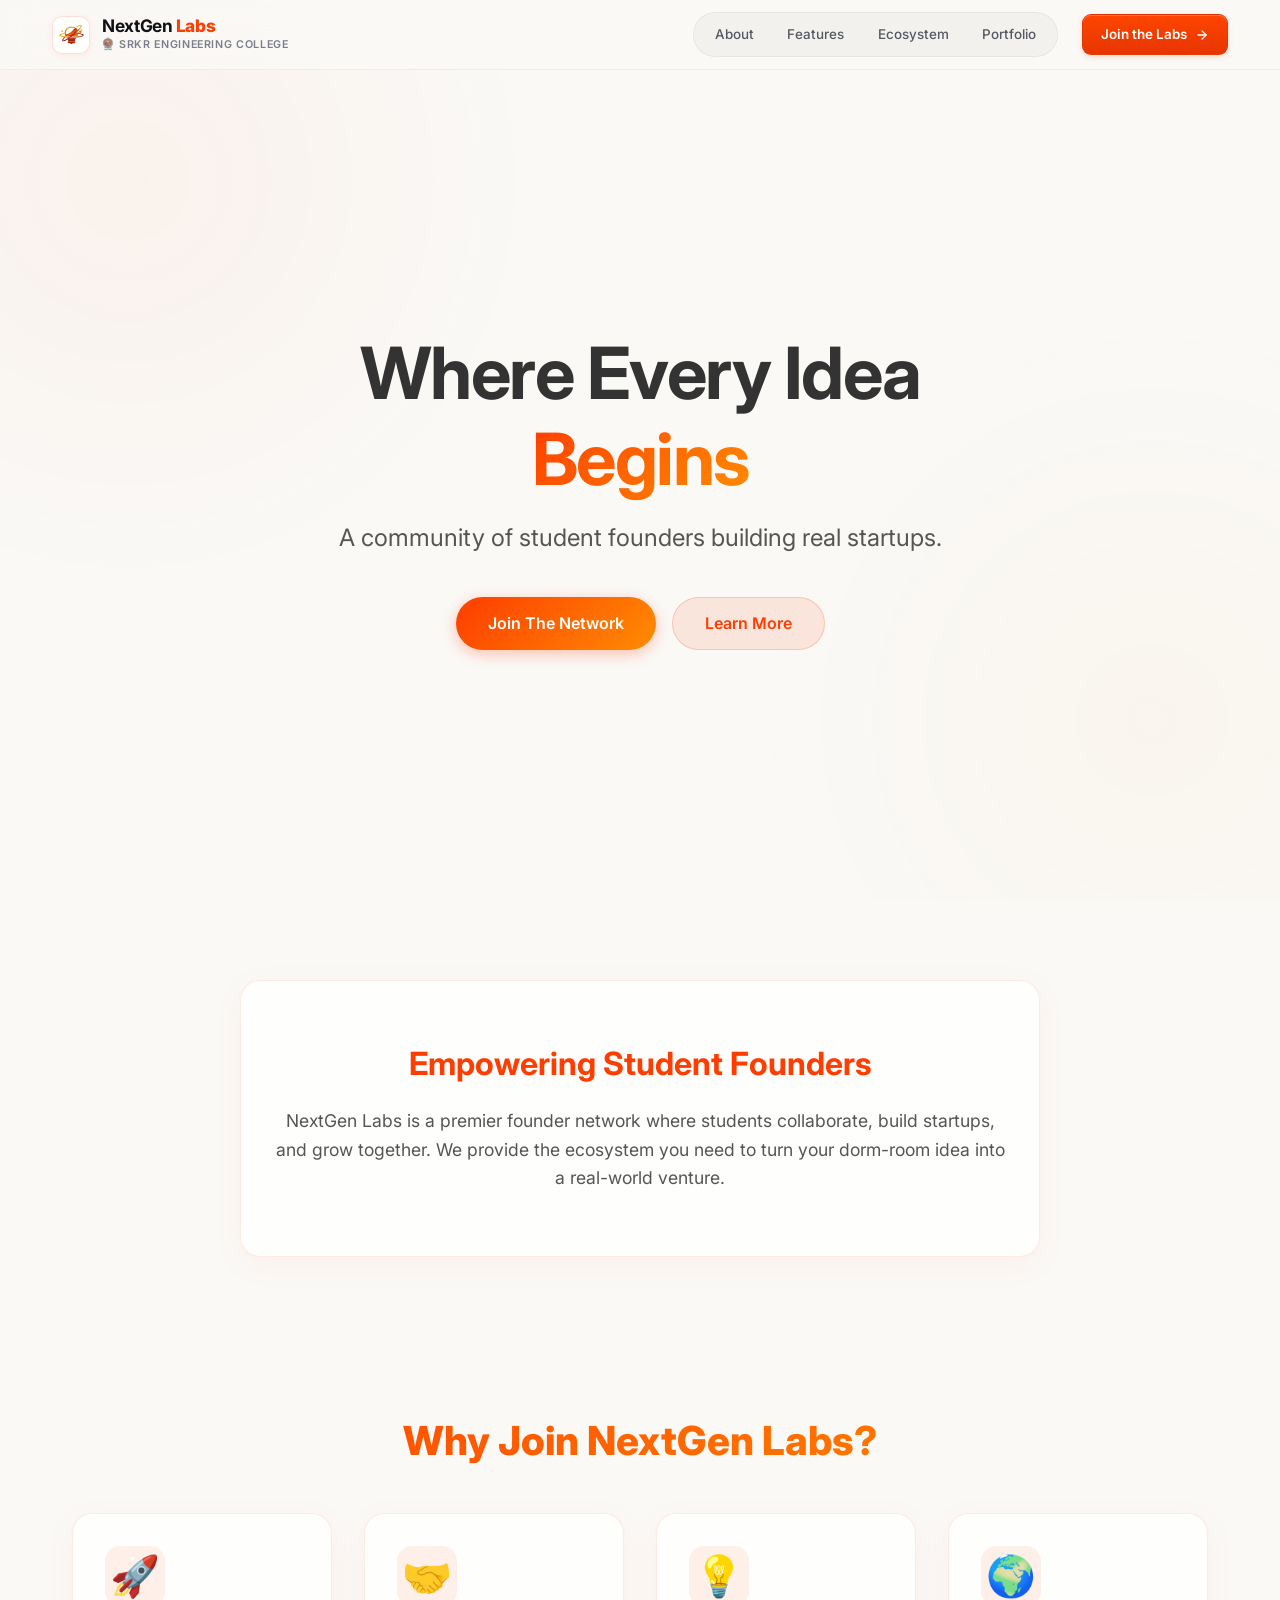
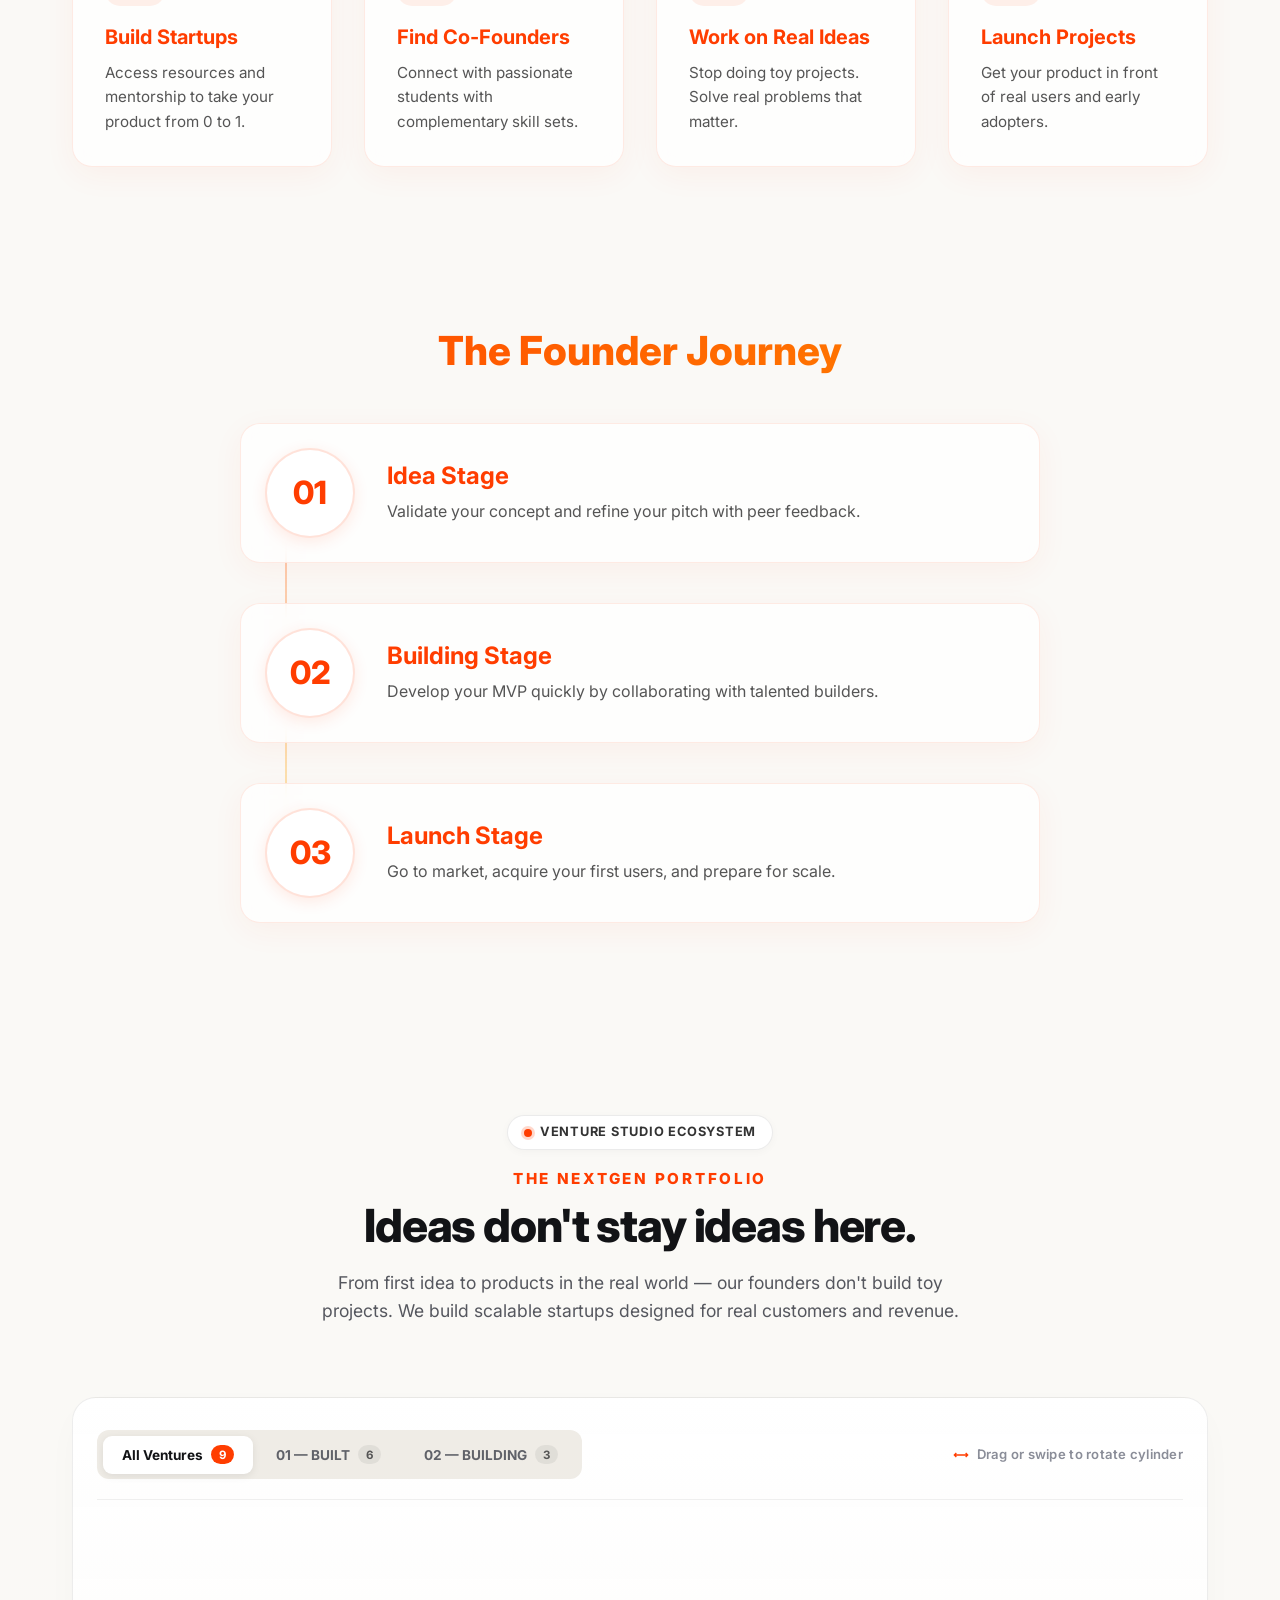
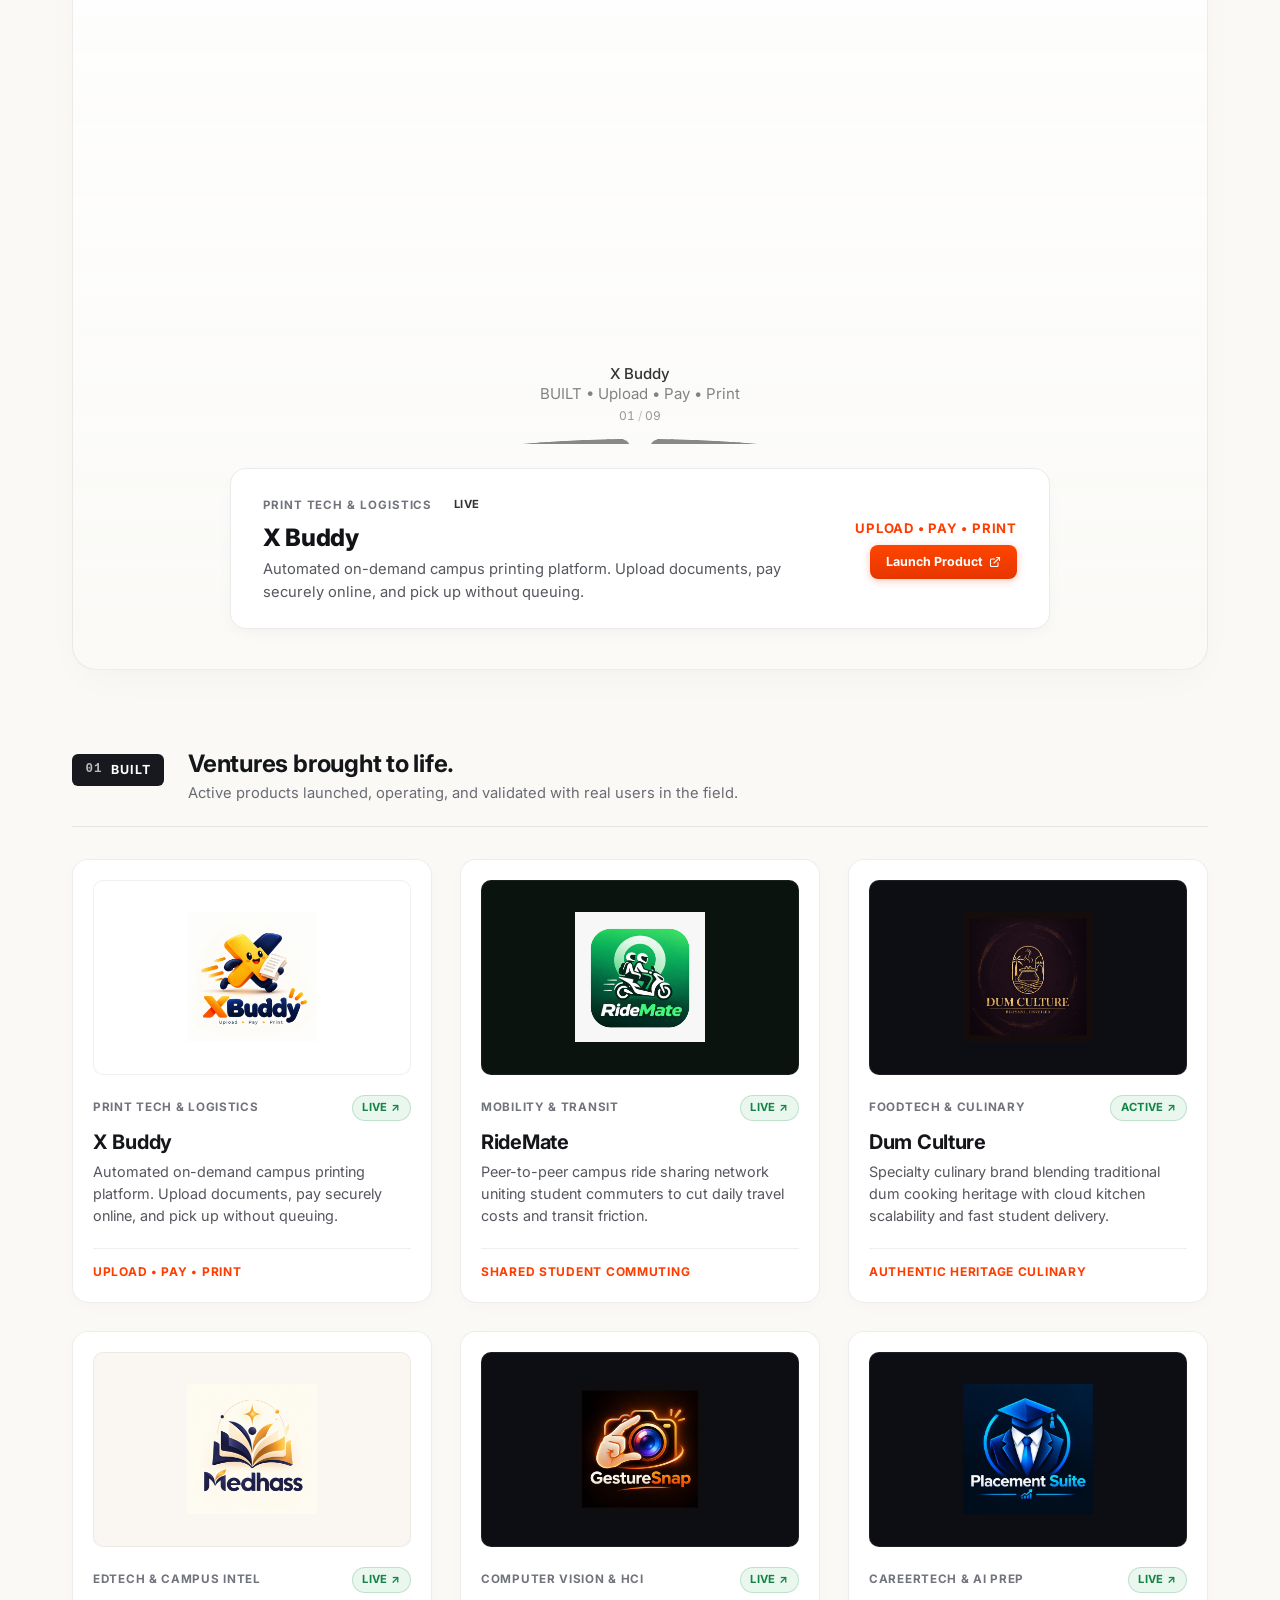
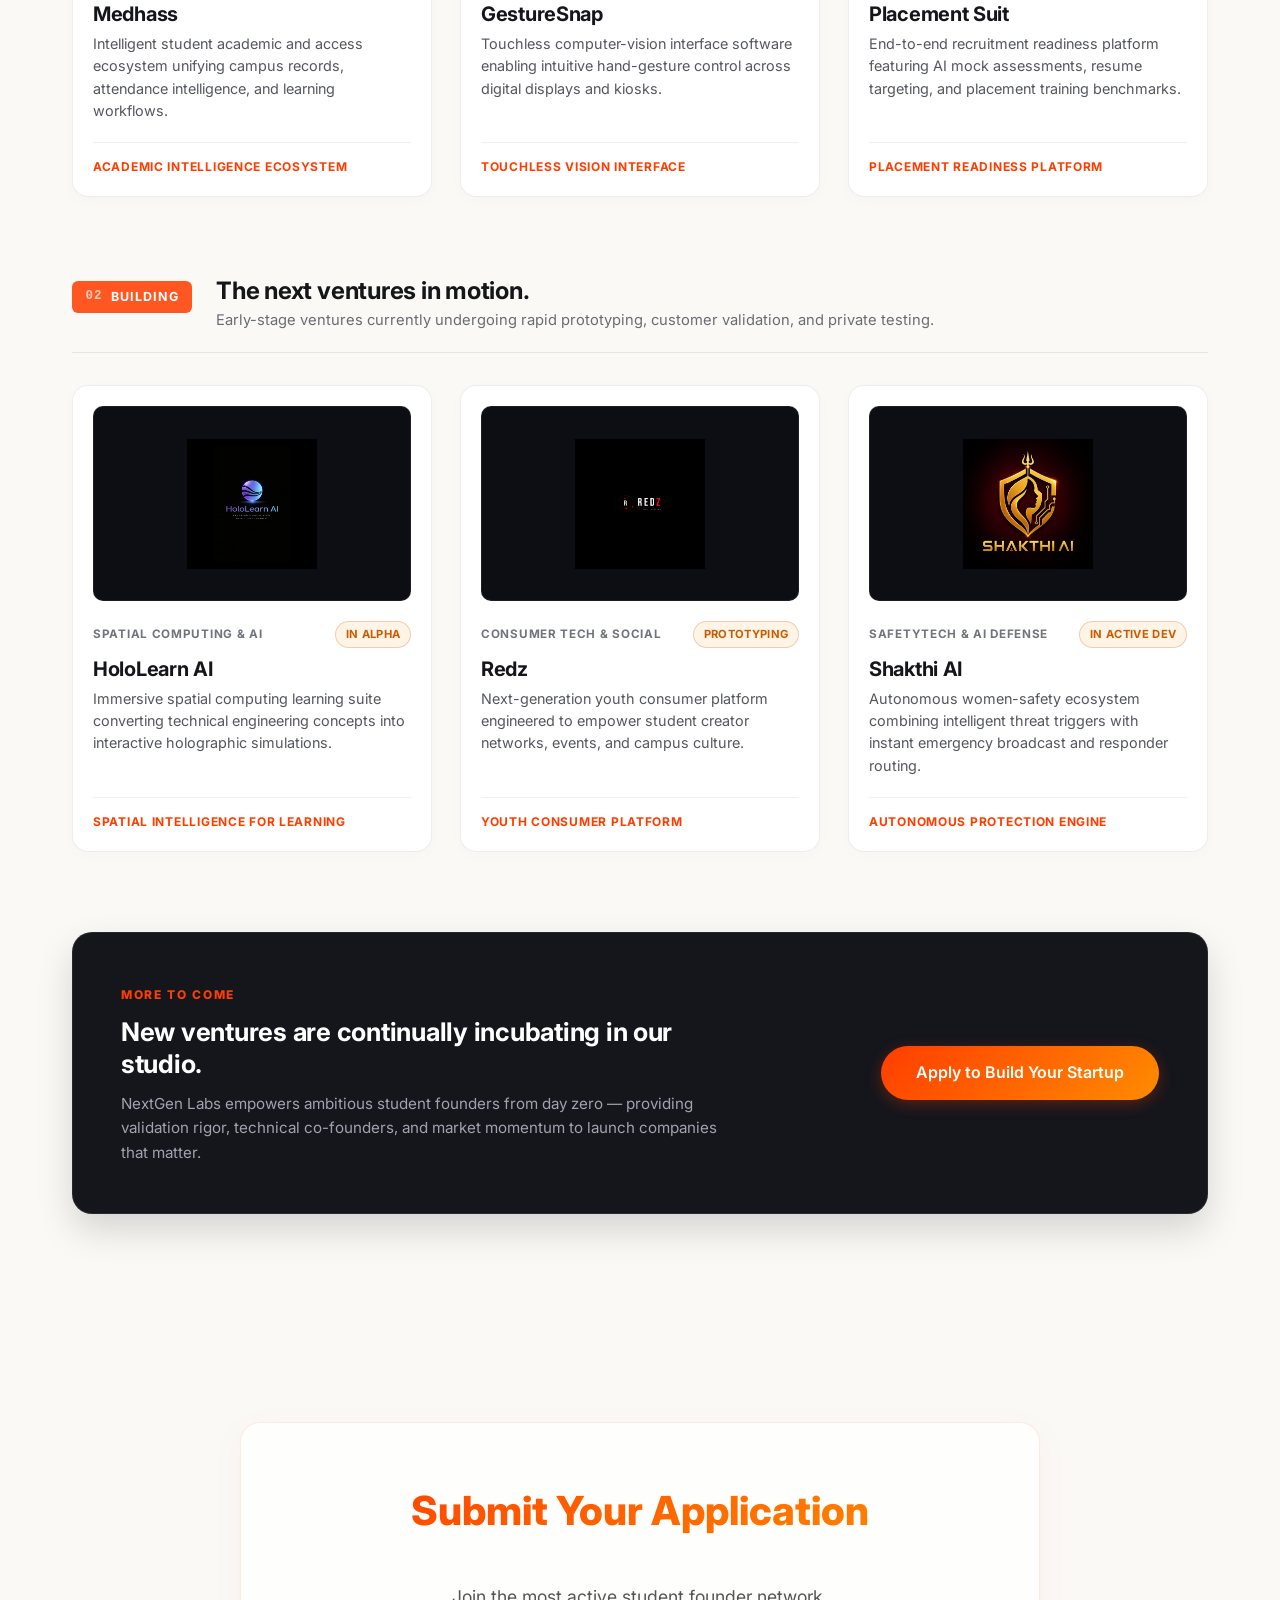
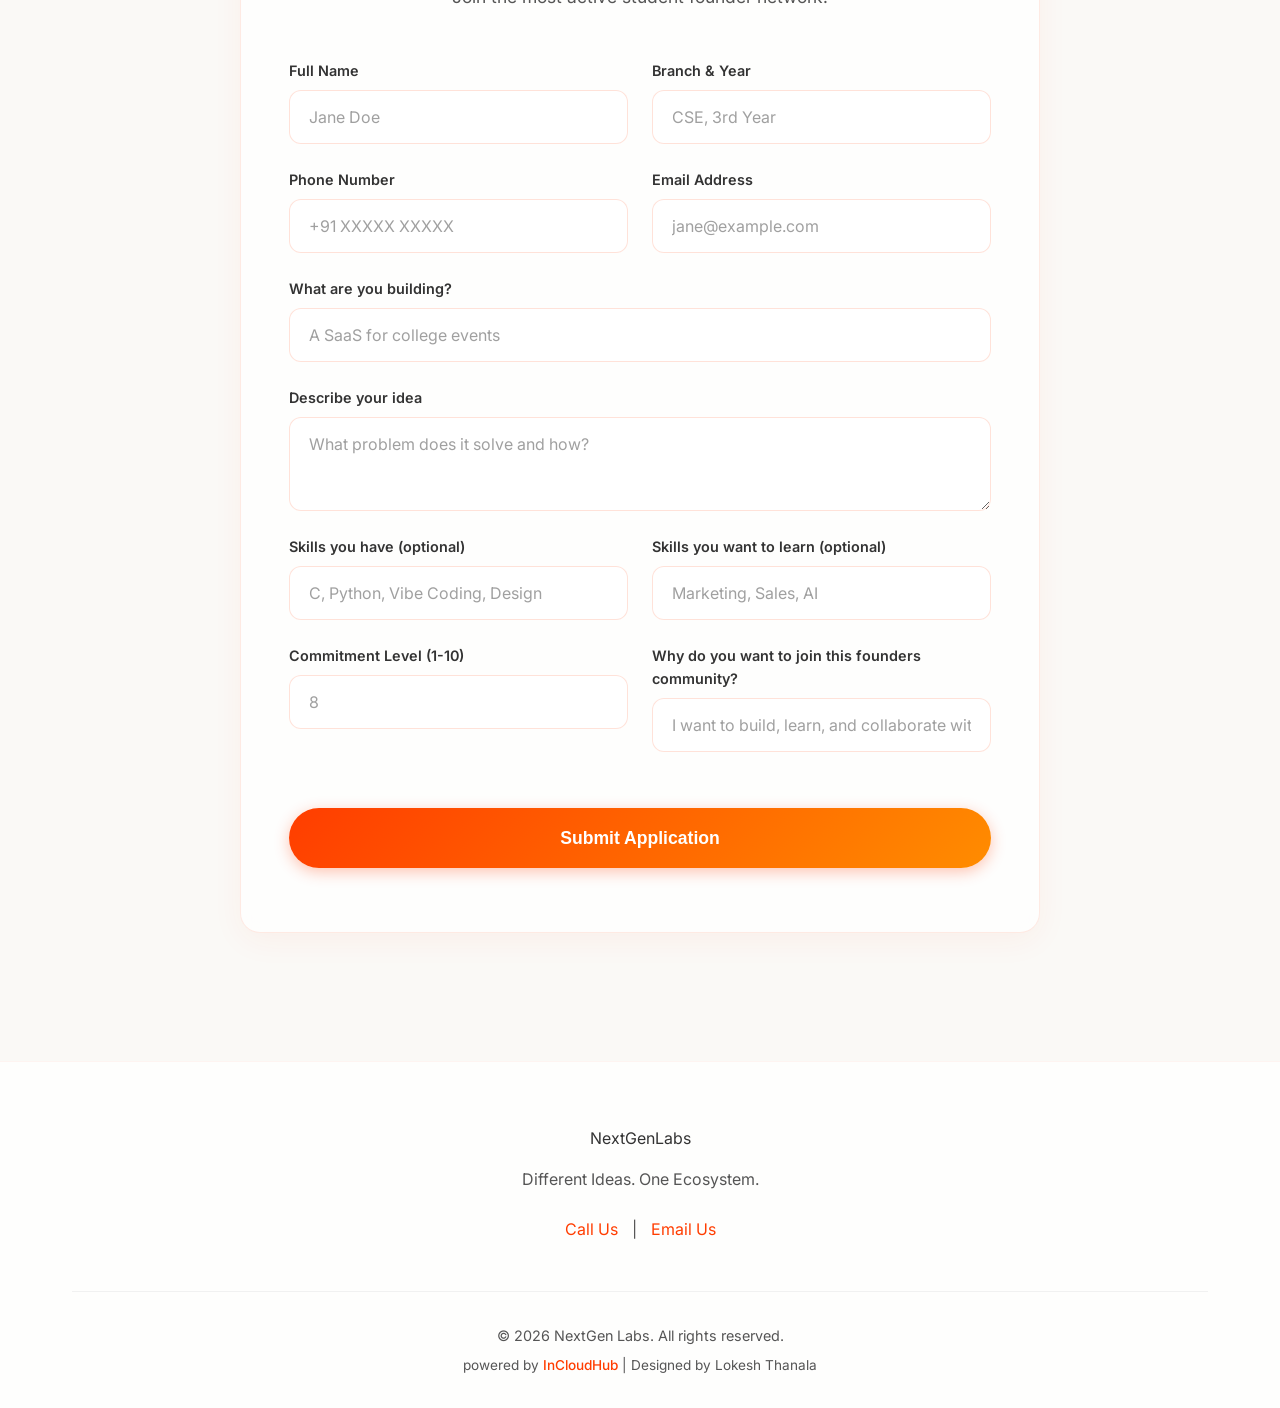
<file: index.html>
<!DOCTYPE html>
<html lang="en">

<head>
    <meta charset="UTF-8">
    <meta name="viewport" content="width=device-width, initial-scale=1.0">
    <title>NextGen Labs | Where Every Idea Begins</title>
    <meta name="description" content="A community of student founders building real startups.">
    <link rel="preconnect" href="https://fonts.googleapis.com">
    <link rel="preconnect" href="https://fonts.gstatic.com" crossorigin>
    <link href="https://fonts.googleapis.com/css2?family=Inter:wght@400;500;600;700;800&display=swap" rel="stylesheet">
    <link rel="stylesheet" href="CircularCarousel.css">
    <link rel="stylesheet" href="style.css">
</head>

<body>
    <!-- Header / Navigation -->
    <header class="header-container" id="siteHeader">
        <nav class="navbar" id="navbar" aria-label="Main Navigation">
            <div class="nav-content">
                <!-- Brand Lockup: NextGen Labs (Primary) & SRKR (Secondary institutional affiliation) -->
                <a href="#home" class="brand-lockup" aria-label="NextGen Labs homepage">
                    <div class="brand-emblem-box">
                        <img src="assets/nextgen-emblem.png" alt="" class="brand-emblem-img" width="34" height="34" aria-hidden="true">
                    </div>
                    <div class="brand-identity">
                        <div class="brand-name">
                            NextGen <span class="brand-accent">Labs</span>
                        </div>
                        <div class="brand-affiliation">
                            <img src="assets/srkr-seal.png" alt="" class="affiliation-seal" width="13" height="17" aria-hidden="true">
                            <span class="affiliation-text">SRKR Engineering College</span>
                        </div>
                    </div>
                </a>

                <!-- Desktop Nav Items -->
                <div class="nav-links" id="navLinks" role="navigation">
                    <div class="nav-links-track">
                        <a href="#about" class="nav-link" data-section="about">About</a>
                        <a href="#features" class="nav-link" data-section="features">Features</a>
                        <a href="#ecosystem" class="nav-link" data-section="ecosystem">Ecosystem</a>
                        <a href="#portfolio" class="nav-link" data-section="portfolio">Portfolio</a>
                    </div>
                    <div class="nav-cta-box">
                        <a href="#join" class="btn-join-labs" id="headerJoinBtn">
                            <span>Join the Labs</span>
                            <svg class="btn-arrow-icon" width="14" height="14" viewBox="0 0 24 24" fill="none" stroke="currentColor" stroke-width="2.2" stroke-linecap="round" stroke-linejoin="round" aria-hidden="true"><line x1="5" y1="12" x2="19" y2="12"></line><polyline points="12 5 19 12 12 19"></polyline></svg>
                        </a>
                    </div>
                    <!-- Mobile drawer institutional caption -->
                    <div class="mobile-drawer-footer">
                        <p class="mobile-footer-tagline">Where Every Idea Begins</p>
                        <p class="mobile-footer-affil">NextGen Labs · SRKR Engineering College</p>
                    </div>
                </div>

                <!-- Mobile Menu Hamburger Button -->
                <button class="nav-toggle" id="navToggle" aria-label="Toggle navigation menu" aria-expanded="false" aria-controls="navLinks">
                    <span class="bar bar-1"></span>
                    <span class="bar bar-2"></span>
                    <span class="bar bar-3"></span>
                </button>
            </div>
        </nav>
    </header>

    <!-- Hero Section -->
    <section class="hero" id="home">

        <div class="hero-content">
            <h1 class="fade-in-up">Where Every Idea <span>Begins</span></h1>
            <p class="tagline fade-in-up delay-1">A community of student founders building real startups.</p>
            <div class="hero-cta fade-in-up delay-2">
                <a href="#join" class="btn-primary glow-effect">Join The Network</a>
                <a href="#about" class="btn-secondary">Learn More</a>
            </div>
        </div>
        <div class="hero-background"></div>
    </section>

    <!-- About Section -->
    <section class="about" id="about">
        <div class="container">
            <div class="about-card glass-card fade-in-up">
                <h2>Empowering Student Founders</h2>
                <p>NextGen Labs is a premier founder network where students collaborate, build startups, and grow
                    together. We provide the ecosystem you need to turn your dorm-room idea into a real-world venture.
                </p>
            </div>
        </div>
    </section>

    <!-- Features Section -->
    <section class="features" id="features">
        <div class="container">
            <h2 class="section-title">Why Join NextGen Labs?</h2>
            <div class="features-grid">
                <div class="feature-card glass-card hover-glow">
                    <div class="icon">🚀</div>
                    <h3>Build Startups</h3>
                    <p>Access resources and mentorship to take your product from 0 to 1.</p>
                </div>
                <div class="feature-card glass-card hover-glow">
                    <div class="icon">🤝</div>
                    <h3>Find Co-Founders</h3>
                    <p>Connect with passionate students with complementary skill sets.</p>
                </div>
                <div class="feature-card glass-card hover-glow">
                    <div class="icon">💡</div>
                    <h3>Work on Real Ideas</h3>
                    <p>Stop doing toy projects. Solve real problems that matter.</p>
                </div>
                <div class="feature-card glass-card hover-glow">
                    <div class="icon">🌍</div>
                    <h3>Launch Projects</h3>
                    <p>Get your product in front of real users and early adopters.</p>
                </div>
            </div>
            </div><!-- /#portfolioGridContainer -->
        </div>
    </section>

    <!-- Ecosystem Section -->
    <section class="ecosystem" id="ecosystem">
        <div class="container">
            <h2 class="section-title">The Founder Journey</h2>
            <div class="timeline">
                <div class="stage glass-card">
                    <div class="stage-number">01</div>
                    <div class="stage-content">
                        <h3>Idea Stage</h3>
                        <p>Validate your concept and refine your pitch with peer feedback.</p>
                    </div>
                </div>
                <div class="stage glass-card">
                    <div class="stage-number">02</div>
                    <div class="stage-content">
                        <h3>Building Stage</h3>
                        <p>Develop your MVP quickly by collaborating with talented builders.</p>
                    </div>
                </div>
                <div class="stage glass-card">
                    <div class="stage-number">03</div>
                    <div class="stage-content">
                        <h3>Launch Stage</h3>
                        <p>Go to market, acquire your first users, and prepare for scale.</p>
                    </div>
                </div>
                <div class="timeline-line"></div>
            </div>
        </div>
    </section>

    <!-- The NextGen Portfolio Section -->
    <section class="portfolio-section" id="portfolio">
        <div class="container">
            <!-- Section Header -->
            <div class="portfolio-header">
                <div class="portfolio-badge">
                    <span class="badge-dot"></span>
                    <span>Venture Studio Ecosystem</span>
                </div>
                <h2 class="portfolio-title">THE NEXTGEN PORTFOLIO</h2>
                <p class="portfolio-headline">Ideas don't stay ideas here.</p>
                <p class="portfolio-subcopy">From first idea to products in the real world — our founders don't build toy projects. We build scalable startups designed for real customers and revenue.</p>
            </div>

            <!-- 3D Circular Carousel Showcase from React Bits -->
            <div class="carousel-showcase-box">
                <div class="portfolio-controls-bar">
                    <div class="portfolio-controls-tabs">
                        <button class="portfolio-control-btn active" data-category="all">
                            <span>All Ventures</span>
                            <span class="ctrl-count">9</span>
                        </button>
                        <button class="portfolio-control-btn" data-category="built">
                            <span>01 — BUILT</span>
                            <span class="ctrl-count">6</span>
                        </button>
                        <button class="portfolio-control-btn" data-category="building">
                            <span>02 — BUILDING</span>
                            <span class="ctrl-count">3</span>
                        </button>
                    </div>
                    <div class="portfolio-interaction-hint">
                        <svg width="16" height="16" viewBox="0 0 24 24" fill="none" stroke="currentColor" stroke-width="2"><path d="M5 9l-3 3 3 3M19 9l3 3-3 3M2 12h20"/></svg>
                        <span>Drag or swipe to rotate cylinder</span>
                    </div>
                </div>

                <!-- Circular Carousel Ring Component -->
                <div id="portfolioCarouselStage" class="portfolio-carousel-stage"></div>

                <!-- Synchronized Active Spotlight Card -->
                <div id="portfolioSpotlight" class="venture-spotlight-card"></div>
            </div>

            <div id="portfolioGridContainer">
                <!-- Category 01: BUILT -->
                <div class="portfolio-group" id="groupBuilt">
                <div class="group-header">
                    <div class="group-tag">
                        <span class="group-num">01</span>
                        <span class="group-title">BUILT</span>
                    </div>
                    <div class="group-text">
                        <h3 class="group-headline">Ventures brought to life.</h3>
                        <p class="group-subline">Active products launched, operating, and validated with real users in the field.</p>
                    </div>
                </div>

                <div class="portfolio-grid">
                    <!-- 1. X Buddy -->
                    <a href="https://xbuddysrkr.vercel.app" target="_blank" rel="noopener noreferrer" class="venture-card clickable-card" aria-label="Visit X Buddy">
                        <div class="venture-media theme-light">
                            <img src="assets/portfolio/xbuddy.png" alt="X Buddy Logo" class="venture-logo contain-fit" loading="lazy">
                        </div>
                        <div class="venture-body">
                            <div class="venture-meta">
                                <span class="venture-sector">Print Tech &amp; Logistics</span>
                                <span class="venture-status status-live">Live ↗</span>
                            </div>
                            <h4 class="venture-name">X Buddy</h4>
                            <p class="venture-desc">Automated on-demand campus printing platform. Upload documents, pay securely online, and pick up without queuing.</p>
                            <div class="venture-tagline">Upload • Pay • Print</div>
                        </div>
                    </a>

                    <!-- 2. RideMate -->
                    <a href="https://www.ridemate.company/auth" target="_blank" rel="noopener noreferrer" class="venture-card clickable-card" aria-label="Visit RideMate">
                        <div class="venture-media theme-dark-contrast">
                            <img src="assets/portfolio/ridemate.png" alt="RideMate Logo" class="venture-logo contain-fit" loading="lazy">
                        </div>
                        <div class="venture-body">
                            <div class="venture-meta">
                                <span class="venture-sector">Mobility &amp; Transit</span>
                                <span class="venture-status status-live">Live ↗</span>
                            </div>
                            <h4 class="venture-name">RideMate</h4>
                            <p class="venture-desc">Peer-to-peer campus ride sharing network uniting student commuters to cut daily travel costs and transit friction.</p>
                            <div class="venture-tagline">Shared Student Commuting</div>
                        </div>
                    </a>

                    <!-- 3. Dum Culture -->
                    <a href="https://dum-culture.vercel.app/" target="_blank" rel="noopener noreferrer" class="venture-card clickable-card" aria-label="Visit Dum Culture">
                        <div class="venture-media theme-dark">
                            <img src="assets/portfolio/cards/dumculture.png" alt="Dum Culture Logo" class="venture-logo contain-fit" loading="lazy">
                        </div>
                        <div class="venture-body">
                            <div class="venture-meta">
                                <span class="venture-sector">FoodTech &amp; Culinary</span>
                                <span class="venture-status status-live">Active ↗</span>
                            </div>
                            <h4 class="venture-name">Dum Culture</h4>
                            <p class="venture-desc">Specialty culinary brand blending traditional dum cooking heritage with cloud kitchen scalability and fast student delivery.</p>
                            <div class="venture-tagline">Authentic Heritage Culinary</div>
                        </div>
                    </a>

                    <!-- 4. Medhass -->
                    <a href="https://medhass.vercel.app" target="_blank" rel="noopener noreferrer" class="venture-card clickable-card" aria-label="Visit Medhass">
                        <div class="venture-media theme-warm">
                            <img src="assets/portfolio/medhass.jpg" alt="Medhass Logo" class="venture-logo contain-fit" loading="lazy">
                        </div>
                        <div class="venture-body">
                            <div class="venture-meta">
                                <span class="venture-sector">EdTech &amp; Campus Intel</span>
                                <span class="venture-status status-live">Live ↗</span>
                            </div>
                            <h4 class="venture-name">Medhass</h4>
                            <p class="venture-desc">Intelligent student academic and access ecosystem unifying campus records, attendance intelligence, and learning workflows.</p>
                            <div class="venture-tagline">Academic Intelligence Ecosystem</div>
                        </div>
                    </a>

                    <!-- 5. GestureSnap -->
                    <a href="https://gesturesnap2.netlify.app/" target="_blank" rel="noopener noreferrer" class="venture-card clickable-card" aria-label="Visit GestureSnap">
                        <div class="venture-media theme-dark">
                            <img src="assets/portfolio/cards/gesturesnap.png" alt="GestureSnap Logo" class="venture-logo contain-fit" loading="lazy">
                        </div>
                        <div class="venture-body">
                            <div class="venture-meta">
                                <span class="venture-sector">Computer Vision &amp; HCI</span>
                                <span class="venture-status status-live">Live ↗</span>
                            </div>
                            <h4 class="venture-name">GestureSnap</h4>
                            <p class="venture-desc">Touchless computer-vision interface software enabling intuitive hand-gesture control across digital displays and kiosks.</p>
                            <div class="venture-tagline">Touchless Vision Interface</div>
                        </div>
                    </a>

                    <!-- 6. Placement Suit -->
                    <a href="https://placement-suite-two.vercel.app" target="_blank" rel="noopener noreferrer" class="venture-card clickable-card" aria-label="Visit Placement Suit">
                        <div class="venture-media theme-dark">
                            <img src="assets/portfolio/placement-suite.png" alt="Placement Suit Logo" class="venture-logo contain-fit" loading="lazy">
                        </div>
                        <div class="venture-body">
                            <div class="venture-meta">
                                <span class="venture-sector">CareerTech &amp; AI Prep</span>
                                <span class="venture-status status-live">Live ↗</span>
                            </div>
                            <h4 class="venture-name">Placement Suit</h4>
                            <p class="venture-desc">End-to-end recruitment readiness platform featuring AI mock assessments, resume targeting, and placement training benchmarks.</p>
                            <div class="venture-tagline">Placement Readiness Platform</div>
                        </div>
                    </a>
                </div>
            </div>

            <!-- Category 02: BUILDING -->
            <div class="portfolio-group" id="groupBuilding">
                <div class="group-header">
                    <div class="group-tag building-tag">
                        <span class="group-num">02</span>
                        <span class="group-title">BUILDING</span>
                    </div>
                    <div class="group-text">
                        <h3 class="group-headline">The next ventures in motion.</h3>
                        <p class="group-subline">Early-stage ventures currently undergoing rapid prototyping, customer validation, and private testing.</p>
                    </div>
                </div>

                <div class="portfolio-grid grid-building">
                    <!-- 1. HoloLearn AI -->
                    <article class="venture-card">
                        <div class="venture-media theme-dark">
                            <img src="assets/portfolio/cards/hololearn.png" alt="HoloLearn AI Logo" class="venture-logo contain-fit" loading="lazy">
                        </div>
                        <div class="venture-body">
                            <div class="venture-meta">
                                <span class="venture-sector">Spatial Computing &amp; AI</span>
                                <span class="venture-status status-building">In Alpha</span>
                            </div>
                            <h4 class="venture-name">HoloLearn AI</h4>
                            <p class="venture-desc">Immersive spatial computing learning suite converting technical engineering concepts into interactive holographic simulations.</p>
                            <div class="venture-tagline">Spatial Intelligence For Learning</div>
                        </div>
                    </article>

                    <!-- 2. Redz -->
                    <article class="venture-card">
                        <div class="venture-media theme-dark">
                            <img src="assets/portfolio/cards/redz.png" alt="Redz Logo" class="venture-logo contain-fit" loading="lazy">
                        </div>
                        <div class="venture-body">
                            <div class="venture-meta">
                                <span class="venture-sector">Consumer Tech &amp; Social</span>
                                <span class="venture-status status-building">Prototyping</span>
                            </div>
                            <h4 class="venture-name">Redz</h4>
                            <p class="venture-desc">Next-generation youth consumer platform engineered to empower student creator networks, events, and campus culture.</p>
                            <div class="venture-tagline">Youth Consumer Platform</div>
                        </div>
                    </article>

                    <!-- 3. Shakthi AI -->
                    <article class="venture-card">
                        <div class="venture-media theme-dark">
                            <img src="assets/portfolio/shakthi-ai.jpg" alt="Shakthi AI Logo" class="venture-logo contain-fit" loading="lazy">
                        </div>
                        <div class="venture-body">
                            <div class="venture-meta">
                                <span class="venture-sector">SafetyTech &amp; AI Defense</span>
                                <span class="venture-status status-building">In Active Dev</span>
                            </div>
                            <h4 class="venture-name">Shakthi AI</h4>
                            <p class="venture-desc">Autonomous women-safety ecosystem combining intelligent threat triggers with instant emergency broadcast and responder routing.</p>
                            <div class="venture-tagline">Autonomous Protection Engine</div>
                        </div>
                    </article>
                </div>
            </div>

            <!-- Section Teaser: MORE TO COME -->
            <div class="portfolio-more-card">
                <div class="more-content">
                    <span class="more-label">MORE TO COME</span>
                    <h4 class="more-heading">New ventures are continually incubating in our studio.</h4>
                    <p class="more-description">NextGen Labs empowers ambitious student founders from day zero — providing validation rigor, technical co-founders, and market momentum to launch companies that matter.</p>
                </div>
                <div class="more-action">
                    <a href="#join" class="btn-primary more-btn">Apply to Build Your Startup</a>
                </div>
            </div>
        </div>
    </section>

    <!-- Join Section -->
    <section class="join" id="join">
        <div class="container">
            <div class="form-container glass-card">
                <h2 class="section-title text-center">Submit Your Application</h2>
                <p class="text-center form-subtitle">Join the most active student founder network.</p>

                <form id="joinForm" class="join-form">
                    <div class="form-group grid-2">
                        <div class="input-wrapper">
                            <label for="fullName">Full Name</label>
                            <input type="text" id="fullName" name="fullName" required placeholder="Jane Doe">
                        </div>
                        <div class="input-wrapper">
                            <label for="branchYear">Branch & Year</label>
                            <input type="text" id="branchYear" name="branchYear" required placeholder="CSE, 3rd Year">
                        </div>
                    </div>

                    <div class="form-group grid-2">
                        <div class="input-wrapper">
                            <label for="phone">Phone Number</label>
                            <input type="tel" id="phone" name="phone" required placeholder="+91 XXXXX XXXXX">
                        </div>
                        <div class="input-wrapper">
                            <label for="email">Email Address</label>
                            <input type="email" id="email" name="email" required placeholder="jane@example.com">
                        </div>
                    </div>

                    <div class="form-group">
                        <div class="input-wrapper">
                            <label for="building">What are you building?</label>
                            <input type="text" id="building" name="building" required
                                placeholder="A SaaS for college events">
                        </div>
                    </div>

                    <div class="form-group">
                        <div class="input-wrapper">
                            <label for="ideaDesc">Describe your idea</label>
                            <textarea id="ideaDesc" name="ideaDesc" rows="3" required
                                placeholder="What problem does it solve and how?"></textarea>
                        </div>
                    </div>

                    <div class="form-group grid-2">
                        <div class="input-wrapper">
                            <label for="skillsHas">Skills you have (optional)</label>
                            <input type="text" id="skillsHas" name="skillsHas"
                                placeholder="C, Python, Vibe Coding, Design">
                        </div>
                        <div class="input-wrapper">
                            <label for="skillsWant">Skills you want to learn (optional)</label>
                            <input type="text" id="skillsWant" name="skillsWant" placeholder="Marketing, Sales, AI">
                        </div>
                    </div>

                    <div class="form-group grid-2">
                        <div class="input-wrapper">
                            <label for="commitment">Commitment Level (1-10)</label>
                            <input type="number" id="commitment" name="commitment" min="1" max="10" required
                                placeholder="8">
                        </div>
                        <div class="input-wrapper">
                            <label for="whySelect">Why do you want to join this founders community?</label>
                            <input type="text" id="whySelect" name="whySelect" required
                                placeholder="I want to build, learn, and collaborate with other founders...">
                        </div>
                    </div>

                    <div class="form-submit">
                        <button type="submit" class="btn-primary submit-btn glow-effect" id="submitBtn">
                            <span class="btn-text">Submit Application</span>
                            <span class="btn-loader" style="display: none;"></span>
                        </button>
                        <div id="formMessage" class="form-message"></div>
                    </div>
                </form>
            </div>
        </div>
    </section>

    <!-- Footer -->
    <footer>
        <div class="container text-center">
            <a href="#" class="logo footer-logo">
                NextGen<span>Labs</span>
            </a>
            <p>Different Ideas. One Ecosystem.</p>
            <div class="footer-contact" style="margin-top: 1.5rem; color: var(--text-light);">
                <p><a href="tel:+919100280705" style="color: var(--primary); margin-right: 10px;">Call Us</a> | <a
                        href="mailto:thanalalokesh5@gmail.com" style="color: var(--primary); margin-left: 10px;">Email
                        Us</a></p>
            </div>
            <div class="footer-bottom">
                <p>&copy; 2026 NextGen Labs. All rights reserved.</p>
                <p style="margin-top: 0.5rem; font-size: 0.85rem;">powered by <a href="https://incloudhub.vercel.app"
                        target="_blank" style="color: var(--primary); font-weight: 500;">InCloudHub</a> | Designed by
                    Lokesh Thanala</p>
            </div>
        </div>
    </footer>

    <script src="circular-carousel-vanilla.js"></script>
    <script src="portfolio-carousel.js"></script>
    <script src="script.js"></script>
</body>

</html>
</file>
<file: CircularCarousel.css>
.circular-carousel {
  --cc-fade: #000000;
  --cc-radius: 12px;
  --cc-inner: 0.4;
  position: relative;
  width: 100%;
  height: 100%;
  overflow: hidden;
  outline: none;
  touch-action: pan-y;
  user-select: none;
  -webkit-user-select: none;
  -webkit-tap-highlight-color: transparent;
}

.circular-carousel[data-axis='x'] {
  touch-action: pan-x;
}

.circular-carousel[data-draggable] {
  cursor: grab;
}

.circular-carousel[data-dragging] {
  cursor: grabbing;
}

.circular-carousel:focus-visible {
  box-shadow: inset 0 0 0 2px rgba(128, 128, 140, 0.55);
}

.circular-carousel__view {
  position: absolute;
  inset: 0;
}

.circular-carousel[data-shape='wheel'] .circular-carousel__view {
  -webkit-mask-image: linear-gradient(to bottom, transparent, #000000 18%, #000000 82%, transparent);
  mask-image: linear-gradient(to bottom, transparent, #000000 18%, #000000 82%, transparent);
}

.circular-carousel[data-shape='panorama'] .circular-carousel__view {
  -webkit-mask-image: linear-gradient(to right, transparent, #000000 12%, #000000 88%, transparent);
  mask-image: linear-gradient(to right, transparent, #000000 12%, #000000 88%, transparent);
}

.circular-carousel[data-shape='cylinder'] .circular-carousel__view {
  -webkit-mask-image: linear-gradient(to right, transparent 0%, #000000 5%, #000000 95%, transparent 100%);
  mask-image: linear-gradient(to right, transparent 0%, #000000 5%, #000000 95%, transparent 100%);
}

.circular-carousel__stage {
  position: absolute;
  inset: 0;
  display: flex;
  align-items: center;
  justify-content: center;
  opacity: 0;
  transition: opacity 0.45s ease;
}

.circular-carousel[data-ready] .circular-carousel__stage {
  opacity: 1;
}

.circular-carousel__camera,
.circular-carousel__ring,
.circular-carousel__card {
  width: 0;
  height: 0;
  transform-style: preserve-3d;
}

.circular-carousel__camera {
  position: relative;
}

.circular-carousel__ring,
.circular-carousel__card {
  position: absolute;
  left: 0;
  top: 0;
}

.circular-carousel__tile {
  position: absolute;
  outline: 1px solid transparent;
  backface-visibility: hidden;
  -webkit-backface-visibility: hidden;
}

.circular-carousel__frame {
  position: absolute;
  left: 0;
  top: 0;
  width: 100%;
  overflow: hidden;
}

.circular-carousel__photo {
  position: absolute;
  display: block;
  max-width: none;
  object-fit: cover;
  pointer-events: none;
  user-select: none;
  -webkit-user-drag: none;
}

.circular-carousel__shade,
.circular-carousel__inner {
  position: absolute;
  inset: 0;
  pointer-events: none;
}

.circular-carousel__shade {
  background: var(--cc-fade);
  opacity: var(--cc-depth, 0);
}

.circular-carousel__inner {
  background: #000000;
  opacity: var(--cc-inner);
}

.circular-carousel__caption {
  position: absolute;
  left: 0;
  right: 0;
  bottom: 22px;
  display: flex;
  flex-direction: column;
  align-items: center;
  gap: 6px;
  padding: 0 16px;
  color: inherit;
  text-align: center;
  pointer-events: none;
  animation: circular-carousel-reveal 900ms ease both;
}

.circular-carousel__title {
  display: flex;
  max-width: 100%;
  flex-direction: column;
  align-items: center;
  font-size: 15px;
  font-weight: 500;
  line-height: 1.35;
  animation: circular-carousel-title 520ms cubic-bezier(0.22, 1, 0.36, 1);
}

.circular-carousel__subtitle {
  font-weight: 400;
  opacity: 0.6;
}

.circular-carousel__count {
  display: inline-flex;
  align-items: center;
  gap: 3px;
  font-size: 12px;
  font-variant-numeric: tabular-nums;
  line-height: 1;
  opacity: 0.5;
}

.circular-carousel__slash {
  opacity: 0.6;
}

.circular-carousel__digits {
  display: inline-flex;
}

.circular-carousel__digit {
  display: inline-block;
  height: 1em;
  overflow: hidden;
}

.circular-carousel__reel {
  display: flex;
  flex-direction: column;
  transition: transform 600ms cubic-bezier(0.22, 1, 0.36, 1);
}

.circular-carousel__reel > span {
  height: 1em;
}

.circular-carousel__live {
  position: absolute;
  width: 1px;
  height: 1px;
  overflow: hidden;
  clip: rect(0 0 0 0);
  white-space: nowrap;
}

@keyframes circular-carousel-title {
  from {
    opacity: 0;
    transform: translateY(8px);
  }
  to {
    opacity: 1;
    transform: translateY(0);
  }
}

@keyframes circular-carousel-reveal {
  from {
    opacity: 0;
  }
  to {
    opacity: 1;
  }
}

@media (prefers-reduced-motion: reduce) {
  .circular-carousel__stage,
  .circular-carousel__reel {
    transition: none;
  }

  .circular-carousel__caption,
  .circular-carousel__title {
    animation: none;
  }
}
</file>
<file: style.css>
:root {
    --primary: #FF3D00;
    --secondary: #FF8C00;
    --accent: #FFC107;
    --bg-color: #FAF9F6;
    /* Warm white */
    --text-main: #FF3D00;
    --text-dark: #333333;
    --text-light: #555555;
    --white: #ffffff;
    --glass-bg: rgba(255, 255, 255, 0.75);
    --glass-border: rgba(255, 61, 0, 0.1);
    --glass-shadow: 0 8px 32px 0 rgba(255, 61, 0, 0.05);
}

* {
    margin: 0;
    padding: 0;
    box-sizing: border-box;
}

html {
    scroll-behavior: smooth;
    font-family: 'Inter', sans-serif;
}

body {
    background-color: var(--bg-color);
    color: var(--text-dark);
    line-height: 1.6;
    overflow-x: hidden;
}

/* Background gradient overlays for milky modern feel */
body::before {
    content: '';
    position: fixed;
    top: 0;
    left: 0;
    width: 100vw;
    height: 100vh;
    background: radial-gradient(circle at 10% 20%, rgba(255, 61, 0, 0.04), transparent 30%),
        radial-gradient(circle at 90% 80%, rgba(255, 140, 0, 0.03), transparent 30%);
    z-index: -1;
    pointer-events: none;
}

/* Watermark */
body::after {
    content: '';
    position: fixed;
    top: 0;
    left: 0;
    width: 100vw;
    height: 100vh;
    background-image: url('https://blogger.googleusercontent.com/img/b/R29vZ2xl/AVvXsEhHpPI6K9Ikj8QKDMCuVr9CroAl_lBmYaQuCKYYhf07SEupVHYzSPaY0MLljQfynBkbNbcL_SXceOlvGtPJHM5U3WoMV_ntBLAra0uUiXGZtg9IVf4QdvLiWs2wSpevPEmljxwdNooopo8Ro2pSsEzilNXuvaFGfh1iqzjQObyftd_n-Qax4TsbaRL3wH2R/s994/twologos.jpeg');
    background-size: contain;
    background-position: center;
    background-repeat: no-repeat;
    opacity: 0.15;
    z-index: -2;
    pointer-events: none;
}

.container {
    max-width: 1200px;
    margin: 0 auto;
    padding: 0 2rem;
}

h1,
h2,
h3,
h4 {
    color: var(--text-main);
    line-height: 1.2;
}

a {
    text-decoration: none;
    color: inherit;
    transition: color 0.3s ease;
}

/* Typography elements */
.section-title {
    font-size: 2.5rem;
    font-weight: 800;
    margin-bottom: 3rem;
    text-align: center;
    background: linear-gradient(135deg, var(--primary), var(--secondary));
    -webkit-background-clip: text;
    background-clip: text;
    -webkit-text-fill-color: transparent;
}

.text-center {
    text-align: center;
}

/* Buttons */
.btn-primary,
.btn-secondary {
    display: inline-flex;
    align-items: center;
    justify-content: center;
    padding: 0.8rem 2rem;
    border-radius: 50px;
    font-weight: 600;
    font-size: 1rem;
    cursor: pointer;
    transition: all 0.3s ease;
    border: none;
}

.btn-primary {
    background: linear-gradient(135deg, var(--primary), var(--secondary));
    color: var(--white);
    box-shadow: 0 4px 15px rgba(255, 61, 0, 0.3);
}

.btn-primary:hover {
    transform: translateY(-2px);
    box-shadow: 0 6px 20px rgba(255, 61, 0, 0.4);
    color: var(--white);
}

.btn-secondary {
    background: rgba(255, 61, 0, 0.1);
    color: var(--primary);
    border: 1px solid rgba(255, 61, 0, 0.2);
}

.btn-secondary:hover {
    background: rgba(255, 61, 0, 0.15);
    transform: translateY(-2px);
}

.btn-primary.small {
    padding: 0.5rem 1.5rem;
    font-size: 0.9rem;
}

/* Accent Glow Effect */
.glow-effect {
    position: relative;
    z-index: 1;
}

.glow-effect::after {
    content: '';
    position: absolute;
    top: -2px;
    left: -2px;
    right: -2px;
    bottom: -2px;
    background: linear-gradient(45deg, var(--primary), var(--secondary), var(--accent), var(--primary));
    z-index: -1;
    border-radius: 54px;
    background-size: 300%;
    opacity: 0;
    transition: opacity 0.3s ease;
}

.glow-effect:hover::after {
    opacity: 0.8;
    animation: glowAnim 4s linear infinite;
}

@keyframes glowAnim {
    0% {
        background-position: 0 0;
    }

    50% {
        background-position: 300% 0;
    }

    100% {
        background-position: 0 0;
    }
}

/* Glass Card styling */
.glass-card {
    background: var(--glass-bg);
    backdrop-filter: blur(10px);
    -webkit-backdrop-filter: blur(10px);
    border: 1px solid var(--glass-border);
    border-radius: 20px;
    padding: 2rem;
    box-shadow: var(--glass-shadow);
}

.hover-glow {
    transition: all 0.3s ease;
}

.hover-glow:hover {
    transform: translateY(-5px);
    box-shadow: 0 15px 35px rgba(255, 61, 0, 0.12);
    border-color: rgba(255, 61, 0, 0.3);
}

/* ==================================================
   HEADER & NAVIGATION ARCHITECTURE (PREMIUM VENTURE STUDIO)
   ================================================== */
.header-container {
    position: fixed;
    top: 0;
    left: 0;
    width: 100%;
    z-index: 1000;
    pointer-events: none;
}

.navbar {
    width: 100%;
    height: 70px;
    background: rgba(250, 249, 246, 0.82);
    backdrop-filter: blur(16px);
    -webkit-backdrop-filter: blur(16px);
    border-bottom: 1px solid rgba(0, 0, 0, 0.05);
    transition: height 0.28s cubic-bezier(0.16, 1, 0.3, 1),
                background-color 0.28s cubic-bezier(0.16, 1, 0.3, 1),
                border-color 0.28s cubic-bezier(0.16, 1, 0.3, 1),
                box-shadow 0.28s cubic-bezier(0.16, 1, 0.3, 1);
    pointer-events: auto;
}

.navbar.scrolled {
    height: 60px;
    background: rgba(250, 249, 246, 0.94);
    backdrop-filter: blur(20px);
    -webkit-backdrop-filter: blur(20px);
    border-bottom: 1px solid rgba(0, 0, 0, 0.08);
    box-shadow: 0 4px 20px -4px rgba(0, 0, 0, 0.05);
}

.nav-content {
    max-width: 1240px;
    height: 100%;
    margin: 0 auto;
    padding: 0 2rem;
    display: flex;
    justify-content: space-between;
    align-items: center;
    position: relative;
}

/* Brand Lockup: NextGen Labs (Primary) & SRKR (Secondary) */
.brand-lockup {
    display: inline-flex;
    align-items: center;
    gap: 0.75rem;
    text-decoration: none;
    color: inherit;
    user-select: none;
    transition: transform 0.2s cubic-bezier(0.16, 1, 0.3, 1);
}

.brand-lockup:hover {
    transform: translateY(-0.5px);
}

.brand-emblem-box {
    width: 38px;
    height: 38px;
    background: #FFFFFF;
    border: 1px solid rgba(255, 61, 0, 0.16);
    border-radius: 10px;
    display: flex;
    align-items: center;
    justify-content: center;
    box-shadow: 0 2px 8px rgba(255, 61, 0, 0.08);
    transition: all 0.25s cubic-bezier(0.16, 1, 0.3, 1);
    flex-shrink: 0;
}

.brand-lockup:hover .brand-emblem-box {
    border-color: rgba(255, 61, 0, 0.32);
    box-shadow: 0 4px 14px rgba(255, 61, 0, 0.16);
    transform: scale(1.02);
}

.brand-emblem-img {
    width: 25px;
    height: 25px;
    object-fit: contain;
    display: block;
}

.brand-identity {
    display: flex;
    flex-direction: column;
    justify-content: center;
    line-height: 1.15;
}

.brand-name {
    font-size: 1.08rem;
    font-weight: 700;
    color: #111216;
    letter-spacing: -0.02em;
    display: flex;
    align-items: center;
    gap: 0.2rem;
}

.brand-name .brand-accent {
    color: var(--primary);
    font-weight: 800;
}

.brand-affiliation {
    display: inline-flex;
    align-items: center;
    gap: 0.32rem;
    margin-top: 2px;
}

.affiliation-seal {
    width: 12px;
    height: 16px;
    object-fit: contain;
    opacity: 0.85;
    flex-shrink: 0;
}

.affiliation-text {
    font-size: 0.67rem;
    font-weight: 600;
    letter-spacing: 0.06em;
    text-transform: uppercase;
    color: #7A7E8B;
    transition: color 0.2s ease;
}

.brand-lockup:hover .affiliation-text {
    color: #4C4E57;
}

/* Desktop Nav Links & Track */
.nav-links {
    display: flex;
    align-items: center;
    gap: 1.5rem;
}

.nav-links-track {
    display: inline-flex;
    align-items: center;
    background: rgba(0, 0, 0, 0.03);
    border: 1px solid rgba(0, 0, 0, 0.05);
    border-radius: 999px;
    padding: 0.25rem 0.35rem;
    gap: 0.2rem;
}

.nav-link {
    position: relative;
    font-size: 0.84rem;
    font-weight: 500;
    color: #555863;
    padding: 0.42rem 0.95rem;
    border-radius: 999px;
    text-decoration: none;
    transition: all 0.2s cubic-bezier(0.16, 1, 0.3, 1);
    white-space: nowrap;
}

.nav-link:hover {
    color: #111216;
    background: rgba(0, 0, 0, 0.035);
}

.nav-link.active {
    color: #111216;
    font-weight: 600;
    background: #FFFFFF;
    box-shadow: 0 1px 3px rgba(0, 0, 0, 0.06), 0 1px 1px rgba(0, 0, 0, 0.04);
}

.nav-link.active::after {
    content: '';
    position: absolute;
    bottom: 3px;
    left: 50%;
    transform: translateX(-50%);
    width: 4px;
    height: 4px;
    border-radius: 50%;
    background: var(--primary);
}

/* CTA Button */
.nav-cta-box {
    display: inline-flex;
    align-items: center;
}

.btn-join-labs {
    display: inline-flex;
    align-items: center;
    gap: 0.45rem;
    padding: 0.52rem 1.15rem;
    border-radius: 9px;
    font-size: 0.84rem;
    font-weight: 600;
    color: #FFFFFF !important;
    text-decoration: none;
    background: linear-gradient(180deg, #FF4500 0%, #E63600 100%);
    border: 1px solid rgba(200, 42, 0, 0.3);
    box-shadow: inset 0 1px 0 rgba(255, 255, 255, 0.25), 0 2px 6px rgba(230, 54, 0, 0.16);
    transition: all 0.2s cubic-bezier(0.16, 1, 0.3, 1);
    white-space: nowrap;
    cursor: pointer;
}

.btn-join-labs:hover {
    transform: translateY(-1px);
    box-shadow: inset 0 1px 0 rgba(255, 255, 255, 0.3), 0 4px 14px rgba(230, 54, 0, 0.26);
    background: linear-gradient(180deg, #FF4F0A 0%, #EB3B00 100%);
}

.btn-join-labs:active {
    transform: translateY(0);
    box-shadow: inset 0 1px 2px rgba(0, 0, 0, 0.2), 0 1px 3px rgba(230, 54, 0, 0.2);
}

.btn-arrow-icon {
    transition: transform 0.2s ease;
}

.btn-join-labs:hover .btn-arrow-icon {
    transform: translateX(2.5px);
}

.mobile-drawer-footer {
    display: none;
}

/* Mobile Nav Toggle Button */
.nav-toggle {
    display: none;
    background: rgba(255, 255, 255, 0.7);
    border: 1px solid rgba(0, 0, 0, 0.08);
    cursor: pointer;
    padding: 0;
    width: 40px;
    height: 40px;
    border-radius: 10px;
    flex-direction: column;
    justify-content: center;
    align-items: center;
    gap: 5px;
    z-index: 1002;
    transition: all 0.2s ease;
    -webkit-tap-highlight-color: transparent;
    box-shadow: 0 1px 3px rgba(0, 0, 0, 0.04);
}

.nav-toggle:hover {
    background: #FFFFFF;
    border-color: rgba(255, 61, 0, 0.25);
    box-shadow: 0 2px 8px rgba(255, 61, 0, 0.1);
}

.nav-toggle .bar {
    width: 20px;
    height: 2px;
    background: #18191E;
    border-radius: 2px;
    transition: transform 0.3s cubic-bezier(0.16, 1, 0.3, 1),
                opacity 0.2s ease,
                background-color 0.25s ease;
    transform-origin: center;
}

.nav-toggle.active .bar-1 {
    transform: translateY(7px) rotate(45deg);
    background: var(--primary);
}

.nav-toggle.active .bar-2 {
    opacity: 0;
    transform: scaleX(0);
}

.nav-toggle.active .bar-3 {
    transform: translateY(-7px) rotate(-45deg);
    background: var(--primary);
}

/* Hero Section */
.hero {
    min-height: 100vh;
    display: flex;
    align-items: center;
    justify-content: center;
    text-align: center;
    padding-top: 80px;
    position: relative;
    overflow: hidden;
}

.hero-content {
    max-width: 800px;
    padding: 0 2rem;
    position: relative;
    z-index: 2;
}

.hero h1 {
    font-size: 4.5rem;
    letter-spacing: -1.5px;
    margin-bottom: 1rem;
    color: var(--text-dark);
}

.hero h1 span {
    background: linear-gradient(135deg, var(--primary), var(--secondary));
    -webkit-background-clip: text;
    background-clip: text;
    -webkit-text-fill-color: transparent;
}

.tagline {
    font-size: 1.5rem;
    color: var(--text-light);
    margin-bottom: 2.5rem;
}

.hero-cta {
    display: flex;
    gap: 1rem;
    justify-content: center;
}

/* About Section */
.about {
    padding: 5rem 0;
}

.about-card {
    text-align: center;
    max-width: 800px;
    margin: 0 auto;
    padding: 4rem 2rem;
}

.about-card h2 {
    font-size: 2rem;
    margin-bottom: 1.5rem;
}

.about-card p {
    font-size: 1.1rem;
    color: var(--text-light);
}

/* Features Section */
.features {
    padding: 5rem 0;
}

.features-grid {
    display: grid;
    grid-template-columns: repeat(auto-fit, minmax(260px, 1fr));
    gap: 2rem;
}

.feature-card {
    text-align: left;
}

.feature-card .icon {
    font-size: 2.5rem;
    margin-bottom: 1.2rem;
    display: inline-flex;
    align-items: center;
    justify-content: center;
    width: 60px;
    height: 60px;
    background: rgba(255, 61, 0, 0.08);
    border-radius: 15px;
    color: var(--primary);
}

.feature-card h3 {
    font-size: 1.25rem;
    margin-bottom: 0.75rem;
}

.feature-card p {
    color: var(--text-light);
    font-size: 0.95rem;
}

/* Ecosystem Section */
.ecosystem {
    padding: 5rem 0;
    position: relative;
}

.timeline {
    position: relative;
    max-width: 800px;
    margin: 0 auto;
    display: flex;
    flex-direction: column;
    gap: 2.5rem;
}

.timeline-line {
    position: absolute;
    left: 45px;
    top: 50px;
    bottom: 50px;
    width: 2px;
    background: linear-gradient(to bottom, var(--primary), var(--accent));
    z-index: -1;
    opacity: 0.3;
}

.stage {
    display: flex;
    gap: 2rem;
    align-items: center;
    padding: 1.5rem;
    width: 100%;
}

.stage-number {
    font-size: 2rem;
    font-weight: 800;
    color: var(--primary);
    background: var(--white);
    width: 90px;
    height: 90px;
    display: flex;
    align-items: center;
    justify-content: center;
    border-radius: 50%;
    box-shadow: 0 4px 15px rgba(255, 61, 0, 0.1);
    flex-shrink: 0;
    border: 2px solid rgba(255, 61, 0, 0.15);
}

.stage-content h3 {
    font-size: 1.5rem;
    margin-bottom: 0.5rem;
}

.stage-content p {
    color: var(--text-light);
}

/* Join Section Form */
.join {
    padding: 8rem 0;
}

.form-container {
    max-width: 800px;
    margin: 0 auto;
    padding: 4rem 3rem !important;
}

.form-subtitle {
    color: var(--text-light);
    margin-bottom: 3rem;
    font-size: 1.1rem;
}

.join-form {
    display: flex;
    flex-direction: column;
    gap: 1.5rem;
}

.grid-2 {
    display: grid;
    grid-template-columns: 1fr 1fr;
    gap: 1.5rem;
}

.input-wrapper {
    display: flex;
    flex-direction: column;
    gap: 0.5rem;
}

label {
    font-size: 0.9rem;
    font-weight: 600;
    color: var(--text-dark);
}

input,
textarea {
    width: 100%;
    padding: 1rem 1.2rem;
    border: 1px solid rgba(255, 61, 0, 0.15);
    border-radius: 12px;
    background: rgba(255, 255, 255, 0.9);
    font-family: 'Inter', sans-serif;
    font-size: 1rem;
    transition: all 0.3s ease;
    color: var(--text-dark);
}

input:focus,
textarea:focus {
    outline: none;
    border-color: var(--primary);
    box-shadow: 0 0 0 3px rgba(255, 61, 0, 0.15);
    background: var(--white);
}

input::placeholder,
textarea::placeholder {
    color: #a0a0a0;
}

.form-submit {
    margin-top: 2rem;
    text-align: center;
}

.submit-btn {
    width: 100%;
    padding: 1.2rem;
    font-size: 1.1rem;
    position: relative;
    display: flex;
    justify-content: center;
    align-items: center;
}

.btn-loader {
    width: 20px;
    height: 20px;
    border: 3px solid rgba(255, 255, 255, 0.3);
    border-radius: 50%;
    border-top-color: white;
    animation: spin 1s ease-in-out infinite;
    position: absolute;
}

@keyframes spin {
    to {
        transform: rotate(360deg);
    }
}

.form-message {
    margin-top: 1.5rem;
    font-weight: 500;
    padding: 1rem;
    border-radius: 8px;
    display: none;
}

.form-message.success {
    display: block;
    background: rgba(46, 213, 115, 0.1);
    color: #2ed573;
    border: 1px solid rgba(46, 213, 115, 0.2);
}

.form-message.error {
    display: block;
    background: rgba(255, 71, 87, 0.1);
    color: #ff4757;
    border: 1px solid rgba(255, 71, 87, 0.2);
}

/* Footer */
footer {
    background: rgba(255, 255, 255, 0.8);
    padding: 4rem 0 2rem;
    border-top: 1px solid rgba(255, 61, 0, 0.05);
}

.footer-logo {
    display: inline-flex;
    margin-bottom: 1rem;
}

footer p {
    color: var(--text-light);
}

.footer-bottom {
    margin-top: 3rem;
    padding-top: 2rem;
    border-top: 1px solid rgba(0, 0, 0, 0.05);
    font-size: 0.9rem;
}

/* Animations */
.fade-in-up {
    animation: fadeInUp 0.8s ease forwards;
    opacity: 0;
    transform: translateY(20px);
}

.delay-1 {
    animation-delay: 0.2s;
}

.delay-2 {
    animation-delay: 0.4s;
}

@keyframes fadeInUp {
    to {
        opacity: 1;
        transform: translateY(0);
    }
}

/* ==================================================
   THE NEXTGEN PORTFOLIO (Venture Studio Portfolio)
   ================================================== */
.portfolio-section {
    padding: 7rem 0 5rem;
    position: relative;
}

.portfolio-header {
    max-width: 820px;
    margin: 0 auto 4.5rem;
    text-align: center;
}

.portfolio-badge {
    display: inline-flex;
    align-items: center;
    gap: 0.5rem;
    padding: 0.4rem 1rem;
    border-radius: 999px;
    background: #FFFFFF;
    border: 1px solid rgba(0, 0, 0, 0.08);
    font-size: 0.8rem;
    font-weight: 700;
    letter-spacing: 0.06em;
    text-transform: uppercase;
    color: var(--text-dark);
    box-shadow: 0 2px 8px rgba(0, 0, 0, 0.03);
    margin-bottom: 1.25rem;
}

.portfolio-badge .badge-dot {
    width: 8px;
    height: 8px;
    border-radius: 50%;
    background: var(--primary);
    box-shadow: 0 0 0 3px rgba(255, 61, 0, 0.2);
}

.portfolio-title {
    font-size: 0.95rem;
    letter-spacing: 0.18em;
    text-transform: uppercase;
    font-weight: 800;
    color: var(--primary);
    margin-bottom: 0.75rem;
}

.portfolio-headline {
    font-size: 2.85rem;
    font-weight: 800;
    letter-spacing: -0.025em;
    color: #121316;
    line-height: 1.15;
    margin-bottom: 1rem;
}

.portfolio-subcopy {
    font-size: 1.1rem;
    color: #55575E;
    line-height: 1.6;
    max-width: 680px;
    margin: 0 auto;
}

/* Carousel 3D Showcase Presentation */
.carousel-showcase-box {
    background: linear-gradient(180deg, rgba(255, 255, 255, 0.95) 0%, rgba(250, 249, 246, 0.9) 100%);
    border: 1px solid rgba(0, 0, 0, 0.07);
    border-radius: 24px;
    padding: 2rem 1.5rem 2.5rem;
    box-shadow: 0 12px 40px -10px rgba(0, 0, 0, 0.04);
    margin-bottom: 5rem;
    position: relative;
    overflow: hidden;
}

.portfolio-controls-bar {
    display: flex;
    align-items: center;
    justify-content: space-between;
    flex-wrap: wrap;
    gap: 1rem;
    margin-bottom: 1.5rem;
    padding-bottom: 1.25rem;
    border-bottom: 1px solid rgba(0, 0, 0, 0.06);
}

.portfolio-controls-tabs {
    display: inline-flex;
    background: #EFECE6;
    padding: 0.35rem;
    border-radius: 12px;
    gap: 0.25rem;
}

.portfolio-control-btn {
    display: inline-flex;
    align-items: center;
    gap: 0.5rem;
    border: none;
    background: transparent;
    padding: 0.6rem 1.2rem;
    border-radius: 9px;
    font-size: 0.85rem;
    font-weight: 700;
    color: #606269;
    cursor: pointer;
    transition: all 0.2s cubic-bezier(0.16, 1, 0.3, 1);
    font-family: inherit;
}

.portfolio-control-btn:hover {
    color: #121316;
}

.portfolio-control-btn.active {
    background: #FFFFFF;
    color: #121316;
    box-shadow: 0 2px 8px rgba(0, 0, 0, 0.08);
}

.portfolio-control-btn .ctrl-count {
    display: inline-flex;
    align-items: center;
    justify-content: center;
    font-size: 0.72rem;
    font-weight: 700;
    padding: 0.15rem 0.5rem;
    border-radius: 999px;
    background: rgba(0, 0, 0, 0.06);
    color: #555;
    transition: all 0.2s ease;
}

.portfolio-control-btn.active .ctrl-count {
    background: var(--primary);
    color: #FFFFFF;
}

.portfolio-interaction-hint {
    display: inline-flex;
    align-items: center;
    gap: 0.5rem;
    font-size: 0.82rem;
    font-weight: 600;
    color: #8A8D98;
    letter-spacing: 0.02em;
}

.portfolio-interaction-hint svg {
    color: var(--primary);
    animation: nudgeX 2s ease-in-out infinite;
}

@keyframes nudgeX {
    0%, 100% { transform: translateX(0); }
    50% { transform: translateX(4px); }
}

/* Carousel Stage Container */
.portfolio-carousel-stage {
    width: 100%;
    height: 520px;
    position: relative;
    max-width: 100%;
}

/* Spotlight Card below Carousel */
.venture-spotlight-card {
    max-width: 820px;
    margin: 1.5rem auto 0;
    background: #FFFFFF;
    border: 1px solid rgba(0, 0, 0, 0.08);
    border-radius: 16px;
    padding: 1.5rem 2rem;
    box-shadow: 0 6px 20px -6px rgba(0, 0, 0, 0.05);
    transition: all 0.3s ease;
}

.spotlight-inner {
    display: flex;
    align-items: center;
    justify-content: space-between;
    gap: 2rem;
}

.spotlight-left {
    flex: 1;
}

.spotlight-tag-row {
    display: flex;
    align-items: center;
    gap: 0.75rem;
    margin-bottom: 0.4rem;
}

.spotlight-category {
    font-size: 0.72rem;
    font-weight: 700;
    letter-spacing: 0.08em;
    text-transform: uppercase;
    color: #72747D;
}

.spotlight-status {
    font-size: 0.7rem;
    font-weight: 700;
    letter-spacing: 0.04em;
    padding: 0.2rem 0.6rem;
    border-radius: 999px;
    text-transform: uppercase;
}

.spotlight-title {
    font-size: 1.5rem;
    font-weight: 800;
    color: #121316;
    letter-spacing: -0.015em;
    margin-bottom: 0.35rem;
}

.spotlight-desc {
    font-size: 0.92rem;
    color: #55575E;
    line-height: 1.55;
    margin: 0;
}

.spotlight-right {
    text-align: right;
    display: flex;
    flex-direction: column;
    align-items: flex-end;
    gap: 0.35rem;
    flex-shrink: 0;
}

.spotlight-tagline {
    font-size: 0.82rem;
    font-weight: 700;
    letter-spacing: 0.06em;
    text-transform: uppercase;
    color: var(--primary);
}

.spotlight-meta {
    font-size: 0.75rem;
    font-weight: 600;
    color: #8C8E97;
    text-transform: uppercase;
    letter-spacing: 0.05em;
}

@media (max-width: 768px) {
    .spotlight-inner {
        flex-direction: column;
        align-items: flex-start;
        gap: 1rem;
    }
    .spotlight-right {
        align-items: flex-start;
        text-align: left;
    }
}

/* Category Groups */
.portfolio-group {
    margin-bottom: 5rem;
}

.group-header {
    display: flex;
    align-items: baseline;
    gap: 1.5rem;
    border-bottom: 1px solid rgba(0, 0, 0, 0.08);
    padding-bottom: 1.25rem;
    margin-bottom: 2rem;
}

.group-tag {
    display: inline-flex;
    align-items: center;
    gap: 0.5rem;
    padding: 0.35rem 0.85rem;
    background: #18191E;
    color: #FFFFFF;
    border-radius: 6px;
    font-size: 0.78rem;
    font-weight: 700;
    letter-spacing: 0.08em;
}

.group-tag.building-tag {
    background: #FF5722;
}

.group-num {
    opacity: 0.7;
    font-family: monospace;
}

.group-text {
    display: flex;
    flex-direction: column;
    gap: 0.2rem;
}

.group-headline {
    font-size: 1.5rem;
    font-weight: 700;
    color: #15161A;
    letter-spacing: -0.01em;
}

.group-subline {
    font-size: 0.92rem;
    color: #6A6C74;
}

/* Portfolio Grid */
.portfolio-grid {
    display: grid;
    grid-template-columns: repeat(3, 1fr);
    gap: 1.75rem;
}

/* Venture Card */
.venture-card {
    background: #FFFFFF;
    border: 1px solid rgba(0, 0, 0, 0.07);
    border-radius: 16px;
    padding: 1.25rem;
    display: flex;
    flex-direction: column;
    text-decoration: none;
    color: inherit;
    transition: transform 0.25s cubic-bezier(0.16, 1, 0.3, 1), box-shadow 0.25s ease, border-color 0.25s ease;
    box-shadow: 0 4px 16px rgba(0, 0, 0, 0.02);
}

.venture-card.clickable-card {
    cursor: pointer;
}

.venture-card.clickable-card:hover {
    transform: translateY(-5px);
    border-color: rgba(255, 61, 0, 0.4);
    box-shadow: 0 16px 36px -10px rgba(255, 61, 0, 0.12);
}

.venture-card.clickable-card:hover .venture-status.status-live {
    background: #138347;
    color: #FFFFFF;
}

/* Spotlight Launch Button */
.spotlight-visit-btn {
    display: inline-flex;
    align-items: center;
    gap: 0.4rem;
    padding: 0.45rem 1rem;
    border-radius: 8px;
    font-size: 0.78rem;
    font-weight: 700;
    color: #FFFFFF;
    text-decoration: none;
    background: linear-gradient(180deg, #FF4500 0%, #E63600 100%);
    box-shadow: 0 2px 8px rgba(230, 54, 0, 0.25);
    transition: all 0.2s ease;
}

.spotlight-visit-btn:hover {
    transform: translateY(-1px);
    box-shadow: 0 4px 14px rgba(230, 54, 0, 0.35);
    background: linear-gradient(180deg, #FF5510 0%, #F03C00 100%);
}

.spotlight-visit-btn svg {
    transition: transform 0.2s ease;
}

.spotlight-visit-btn:hover svg {
    transform: translate(2px, -2px);
}

/* Media Presentation Surface */
.venture-media {
    width: 100%;
    height: 195px;
    border-radius: 10px;
    display: flex;
    align-items: center;
    justify-content: center;
    position: relative;
    overflow: hidden;
    margin-bottom: 1.25rem;
    padding: 1.25rem;
}

.venture-media.theme-light {
    background: #FFFFFF;
    border: 1px solid rgba(0, 0, 0, 0.06);
}

.venture-media.theme-warm {
    background: #FAF7F2;
    border: 1px solid rgba(0, 0, 0, 0.05);
}

.venture-media.theme-dark {
    background: #0D0E13;
    border: 1px solid rgba(255, 255, 255, 0.07);
}

.venture-media.theme-dark-contrast {
    background: #0A130E;
    border: 1px solid rgba(255, 255, 255, 0.06);
}

.venture-media.theme-editorial {
    background: #F5F3EF;
    border: 1px dashed rgba(0, 0, 0, 0.15);
}

/* Logo Presentation */
.venture-logo {
    max-width: 90%;
    max-height: 85%;
    object-fit: contain;
    transition: transform 0.3s ease;
}

.venture-card:hover .venture-logo {
    transform: scale(1.025);
}

/* Elegant Asset In Curation Placeholders */
.venture-placeholder {
    display: flex;
    flex-direction: column;
    align-items: center;
    justify-content: center;
    gap: 0.6rem;
    text-align: center;
    width: 100%;
}

.placeholder-monogram {
    width: 54px;
    height: 54px;
    border-radius: 12px;
    background: #FFFFFF;
    border: 1px solid rgba(0, 0, 0, 0.08);
    display: flex;
    align-items: center;
    justify-content: center;
    font-size: 1.2rem;
    font-weight: 800;
    letter-spacing: -0.02em;
    color: #1A1B20;
    box-shadow: 0 4px 12px rgba(0, 0, 0, 0.03);
}

.placeholder-note {
    font-size: 0.72rem;
    font-weight: 600;
    letter-spacing: 0.04em;
    text-transform: uppercase;
    color: #8C8E97;
}

/* Venture Body */
.venture-body {
    display: flex;
    flex-direction: column;
    flex-grow: 1;
}

.venture-meta {
    display: flex;
    align-items: center;
    justify-content: space-between;
    gap: 0.5rem;
    margin-bottom: 0.6rem;
}

.venture-sector {
    font-size: 0.73rem;
    font-weight: 700;
    letter-spacing: 0.06em;
    text-transform: uppercase;
    color: #72747D;
}

.venture-status {
    font-size: 0.7rem;
    font-weight: 700;
    letter-spacing: 0.03em;
    padding: 0.2rem 0.6rem;
    border-radius: 999px;
    text-transform: uppercase;
}

.venture-status.status-live {
    background: #EAF7EE;
    color: #138347;
    border: 1px solid rgba(19, 131, 71, 0.2);
}

.venture-status.status-building {
    background: #FFF4E5;
    color: #CC5A00;
    border: 1px solid rgba(204, 90, 0, 0.25);
}

.venture-name {
    font-size: 1.25rem;
    font-weight: 700;
    color: #15161A;
    margin-bottom: 0.4rem;
    letter-spacing: -0.015em;
}

.venture-desc {
    font-size: 0.9rem;
    color: #55575E;
    line-height: 1.55;
    margin-bottom: 1.25rem;
    flex-grow: 1;
}

.venture-tagline {
    font-size: 0.75rem;
    font-weight: 700;
    letter-spacing: 0.06em;
    text-transform: uppercase;
    color: var(--primary);
    padding-top: 0.85rem;
    border-top: 1px solid rgba(0, 0, 0, 0.06);
}

/* Portfolio More Card */
.portfolio-more-card {
    background: #14161C;
    color: #FFFFFF;
    border-radius: 20px;
    padding: 3rem;
    display: flex;
    align-items: center;
    justify-content: space-between;
    gap: 2.5rem;
    margin-top: 2rem;
    border: 1px solid rgba(255, 255, 255, 0.08);
    box-shadow: 0 16px 36px rgba(0, 0, 0, 0.15);
}

.portfolio-more-card .more-content {
    max-width: 620px;
}

.portfolio-more-card .more-label {
    display: inline-block;
    font-size: 0.75rem;
    font-weight: 800;
    letter-spacing: 0.14em;
    text-transform: uppercase;
    color: var(--primary);
    margin-bottom: 0.75rem;
}

.portfolio-more-card .more-heading {
    font-size: 1.6rem;
    font-weight: 700;
    line-height: 1.25;
    color: #FFFFFF;
    margin-bottom: 0.75rem;
    letter-spacing: -0.01em;
}

.portfolio-more-card .more-description {
    font-size: 0.95rem;
    color: #A0A3AF;
    line-height: 1.6;
}

.portfolio-more-card .more-action {
    flex-shrink: 0;
}

.portfolio-more-card .more-btn {
    white-space: nowrap;
    padding: 0.9rem 2.2rem;
}

/* ==================================================
   RESPONSIVE DESIGN SYSTEM (MOBILE-FIRST POLISH)
   ================================================== */

/* Horizontal Overflow Guard */
html, body {
    max-width: 100vw;
    overflow-x: hidden;
}

/* Tablet & Smaller Desktops (<= 992px) */
@media (max-width: 992px) {
    .container {
        padding: 0 1.75rem;
    }

    .portfolio-grid {
        grid-template-columns: repeat(2, 1fr);
        gap: 1.5rem;
    }

    .portfolio-carousel-stage {
        height: 480px;
    }

    .portfolio-more-card {
        flex-direction: column;
        align-items: flex-start;
        padding: 2.25rem;
        gap: 1.75rem;
    }

    .portfolio-more-card .more-action {
        width: 100%;
    }

    .portfolio-more-card .more-btn {
        width: 100%;
        text-align: center;
    }
}

/* Mobile Navigation Transformation (<= 860px) */
@media (max-width: 860px) {
    .nav-toggle {
        display: flex;
    }

    .navbar {
        height: 64px;
    }

    .navbar.scrolled {
        height: 58px;
    }

    .nav-content {
        padding: 0 1.25rem;
    }

    .brand-emblem-box {
        width: 34px;
        height: 34px;
    }

    .brand-emblem-img {
        width: 22px;
        height: 22px;
    }

    .brand-name {
        font-size: 1rem;
    }

    .affiliation-text {
        font-size: 0.64rem;
    }

    .nav-links {
        position: fixed;
        top: 0;
        left: 0;
        width: 100vw;
        height: 100vh;
        height: 100dvh;
        background: rgba(250, 249, 246, 0.98);
        backdrop-filter: blur(24px);
        -webkit-backdrop-filter: blur(24px);
        flex-direction: column;
        justify-content: center;
        align-items: center;
        gap: 1.75rem;
        opacity: 0;
        visibility: hidden;
        transform: translateY(-16px);
        transition: opacity 0.3s cubic-bezier(0.16, 1, 0.3, 1),
                    transform 0.3s cubic-bezier(0.16, 1, 0.3, 1),
                    visibility 0.3s ease;
        z-index: 1001;
        padding: 2rem 1.5rem;
        pointer-events: none;
    }

    .nav-links.active {
        opacity: 1;
        visibility: visible;
        transform: translateY(0);
        pointer-events: auto;
    }

    .nav-links-track {
        display: flex;
        flex-direction: column;
        align-items: center;
        background: transparent;
        border: none;
        padding: 0;
        gap: 1rem;
        width: 100%;
        max-width: 280px;
    }

    .nav-link {
        font-size: 1.35rem;
        font-weight: 600;
        color: #1A1B22;
        padding: 0.55rem 1.25rem;
        border-radius: 12px;
        width: 100%;
        text-align: center;
        transition: all 0.2s ease;
    }

    .nav-link:hover,
    .nav-link:active {
        color: var(--primary);
        background: rgba(255, 61, 0, 0.05);
    }

    .nav-link.active {
        color: var(--primary);
        background: rgba(255, 61, 0, 0.08);
        box-shadow: none;
    }

    .nav-link.active::after {
        display: none;
    }

    .nav-cta-box {
        width: 100%;
        max-width: 280px;
    }

    .btn-join-labs {
        width: 100%;
        justify-content: center;
        padding: 0.85rem 1.75rem;
        font-size: 1rem;
        border-radius: 12px;
        box-shadow: 0 4px 16px rgba(230, 54, 0, 0.22);
    }

    .mobile-drawer-footer {
        display: flex;
        flex-direction: column;
        align-items: center;
        text-align: center;
        gap: 0.35rem;
        padding-top: 1.25rem;
        border-top: 1px solid rgba(0, 0, 0, 0.06);
        width: 100%;
        max-width: 280px;
    }

    .mobile-footer-tagline {
        font-size: 0.78rem;
        font-weight: 700;
        color: var(--primary);
        letter-spacing: 0.06em;
        text-transform: uppercase;
    }

    .mobile-footer-affil {
        font-size: 0.73rem;
        color: #7B7E8A;
        font-weight: 500;
    }
}

/* Tablet & Mobile Breakpoint (<= 768px) */
@media (max-width: 768px) {
    .container {
        padding: 0 1.25rem;
    }

    /* Typography Clamping */
    .section-title {
        font-size: 2rem;
        margin-bottom: 2.25rem;
    }

    /* Section Padding Compression */
    .about,
    .features,
    .ecosystem,
    .portfolio-section,
    .join {
        padding: 3.75rem 0;
    }

    /* Hero Section */
    .hero {
        padding-top: 100px;
        padding-bottom: 3.5rem;
        min-height: auto;
    }

    .hero-content {
        padding: 0 0.5rem;
    }

    .hero h1 {
        font-size: clamp(2.3rem, 7.5vw, 3.4rem);
        letter-spacing: -0.02em;
        line-height: 1.18;
    }

    .tagline {
        font-size: 1.15rem;
        margin-bottom: 2.25rem;
    }

    /* Features Grid */
    .features-grid {
        grid-template-columns: 1fr;
        gap: 1.25rem;
    }

    .feature-card {
        padding: 1.6rem 1.35rem;
        border-radius: 16px;
    }

    /* Ecosystem Timeline */
    .timeline {
        gap: 1.5rem;
    }

    .timeline-line {
        left: 28px;
        top: 35px;
        bottom: 35px;
        opacity: 0.25;
    }

    .stage {
        flex-direction: row;
        align-items: flex-start;
        text-align: left;
        padding: 1.35rem 1.15rem;
        gap: 1.15rem;
        border-radius: 16px;
    }

    .stage-number {
        width: 56px;
        height: 56px;
        font-size: 1.3rem;
        border-width: 2px;
        box-shadow: 0 4px 12px rgba(255, 61, 0, 0.08);
    }

    .stage-content h3 {
        font-size: 1.2rem;
        margin-bottom: 0.35rem;
    }

    .stage-content p {
        font-size: 0.92rem;
        line-height: 1.55;
    }

    /* NextGen Portfolio Header */
    .portfolio-header {
        margin-bottom: 2.5rem;
    }

    .portfolio-headline {
        font-size: 2.15rem;
        line-height: 1.2;
    }

    .portfolio-subcopy {
        font-size: 0.98rem;
    }

    /* 3D Circular Carousel Showcase */
    .carousel-showcase-box {
        padding: 1.5rem 1rem 1.75rem;
        border-radius: 20px;
        margin-bottom: 3.5rem;
    }

    .portfolio-carousel-stage {
        height: 470px;
    }

    .portfolio-controls-bar {
        flex-direction: column;
        align-items: stretch;
        gap: 0.85rem;
        padding-bottom: 1rem;
        margin-bottom: 1.25rem;
    }

    .portfolio-controls-tabs {
        display: flex;
        overflow-x: auto;
        -webkit-overflow-scrolling: touch;
        width: 100%;
        scrollbar-width: none;
        gap: 0.35rem;
        padding: 0.3rem;
    }

    .portfolio-controls-tabs::-webkit-scrollbar {
        display: none;
    }

    .portfolio-control-btn {
        flex-shrink: 0;
        padding: 0.55rem 0.95rem;
        font-size: 0.82rem;
        white-space: nowrap;
    }

    .portfolio-interaction-hint {
        justify-content: center;
        font-size: 0.78rem;
    }

    /* Synchronized Spotlight Card */
    .venture-spotlight-card {
        padding: 1.25rem 1.15rem;
        border-radius: 14px;
        margin-top: 1.25rem;
    }

    .spotlight-inner {
        flex-direction: column;
        align-items: flex-start;
        gap: 0.85rem;
    }

    .spotlight-left {
        width: 100%;
    }

    .spotlight-title {
        font-size: 1.35rem;
        margin-bottom: 0.35rem;
    }

    .spotlight-desc {
        font-size: 0.88rem;
        line-height: 1.5;
    }

    .spotlight-right {
        width: 100%;
        padding-top: 0.75rem;
        border-top: 1px solid rgba(0, 0, 0, 0.06);
        display: flex;
        justify-content: space-between;
        align-items: center;
    }

    .spotlight-tagline {
        font-size: 0.82rem;
    }

    /* Venture Group Header */
    .group-header {
        flex-direction: column;
        align-items: flex-start;
        gap: 0.6rem;
        margin-bottom: 1.5rem;
    }

    .group-headline {
        font-size: 1.4rem;
    }

    .group-subline {
        font-size: 0.9rem;
    }

    /* Application Form */
    .form-container {
        padding: 2.25rem 1.35rem !important;
        border-radius: 20px;
    }

    .form-subtitle {
        font-size: 1rem;
        margin-bottom: 2rem;
    }

    .grid-2 {
        grid-template-columns: 1fr;
        gap: 1.15rem;
    }

    input, textarea {
        font-size: 16px !important; /* Prevents auto-zoom on mobile iOS */
        padding: 0.85rem 1rem;
        border-radius: 10px;
    }

    .submit-btn {
        width: 100%;
        padding: 1rem 1.5rem;
        font-size: 1.05rem;
    }
}

/* Small Smartphone Breakpoint (<= 580px) */
@media (max-width: 580px) {
    .container {
        padding: 0 1rem;
    }

    /* Navigation header compact layout */
    .nav-content {
        padding: 0 0.9rem;
    }

    .brand-lockup {
        gap: 0.6rem;
    }

    .brand-emblem-box {
        width: 32px;
        height: 32px;
        border-radius: 8px;
    }

    .brand-emblem-img {
        width: 20px;
        height: 20px;
    }

    .brand-name {
        font-size: 0.96rem;
    }

    .affiliation-seal {
        width: 10px;
        height: 14px;
    }

    .affiliation-text {
        font-size: 0.6rem;
        letter-spacing: 0.04em;
    }

    /* Hero CTA full-width buttons */
    .hero h1 {
        font-size: 2.15rem;
    }

    .tagline {
        font-size: 1.05rem;
    }

    .hero-cta {
        flex-direction: column;
        width: 100%;
        max-width: 300px;
        margin: 0 auto;
        gap: 0.75rem;
    }

    .hero-cta .btn-primary,
    .hero-cta .btn-secondary {
        width: 100%;
        padding: 0.85rem 1.5rem;
        font-size: 0.95rem;
    }

    /* About Section */
    .about-card {
        padding: 2.25rem 1.15rem;
        border-radius: 16px;
    }

    .about-card h2 {
        font-size: 1.45rem;
    }

    .about-card p {
        font-size: 0.92rem;
    }

    /* 3D Carousel Stage on small phones */
    .portfolio-carousel-stage {
        height: 450px;
    }

    .portfolio-headline {
        font-size: 1.85rem;
    }

    /* Venture Cards Single Column */
    .portfolio-grid {
        grid-template-columns: 1fr;
        gap: 1.15rem;
    }

    .venture-card {
        padding: 1.35rem 1.15rem;
        border-radius: 16px;
    }

    .venture-logo-box {
        width: 64px;
        height: 64px;
        border-radius: 12px;
    }

    .venture-name {
        font-size: 1.18rem;
    }

    .venture-desc {
        font-size: 0.88rem;
    }

    /* Form Container on narrow screens */
    .form-container {
        padding: 1.75rem 1rem !important;
        border-radius: 16px;
    }

    /* Footer styling on small devices */
    footer {
        padding: 3rem 1rem 2rem;
    }

    .footer-logo {
        font-size: 1.4rem;
    }

    .footer-contact p {
        font-size: 0.95rem;
    }
}

/* Extra-Narrow Screens (<= 380px) */
@media (max-width: 380px) {
    .nav-content {
        padding: 0 0.75rem;
    }

    .brand-name {
        font-size: 0.9rem;
    }

    .affiliation-text {
        font-size: 0.56rem;
    }

    .portfolio-carousel-stage {
        height: 420px;
    }

    .stage-number {
        width: 48px;
        height: 48px;
        font-size: 1.15rem;
    }

    .stage {
        gap: 0.85rem;
        padding: 1.15rem 0.9rem;
    }
}
</file>
